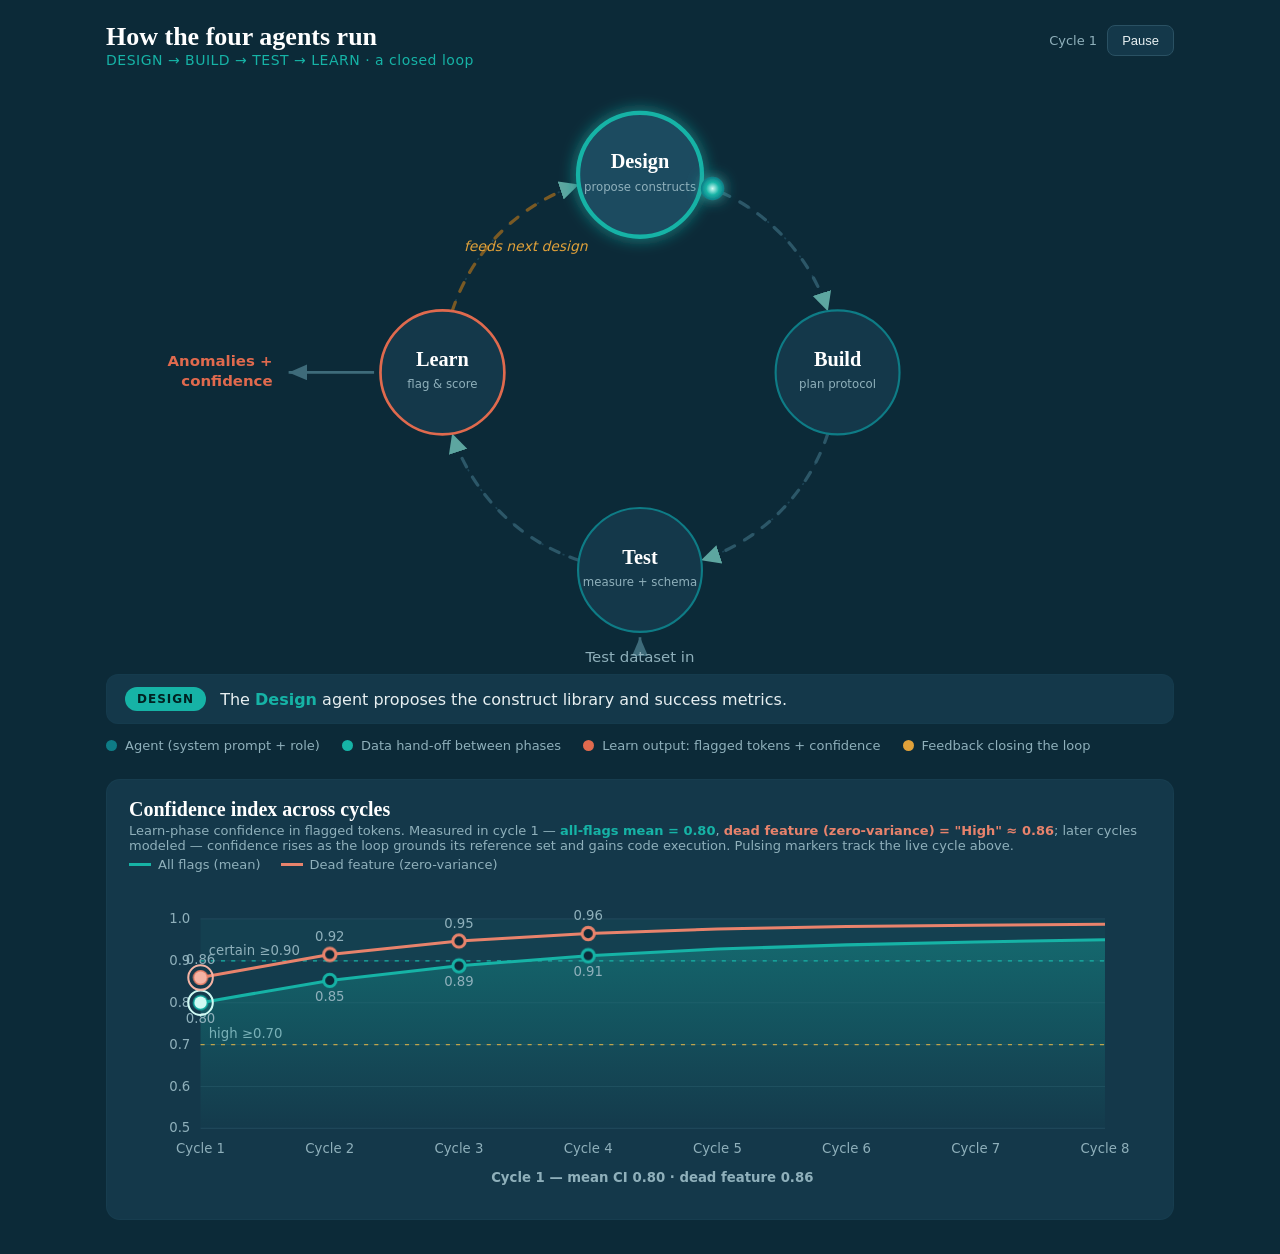
<file: results/schematic/dbtl_flow.html>
<!DOCTYPE html>
<html lang="en">
<head>
<meta charset="UTF-8" />
<meta name="viewport" content="width=device-width, initial-scale=1.0" />
<title>DBTL Multi-Agent Flow</title>
<style>
  :root{
    --bg:#0C2A38; --panel:#14384A; --teal:#0E7C86; --mint:#16B3A6;
    --ink:#E7EFF1; --muted:#8FB0BB; --flag:#E06A4E; --amber:#E0A13A;
  }
  *{box-sizing:border-box;}
  html,body{margin:0;background:var(--bg);color:var(--ink);
    font-family:system-ui,-apple-system,"Segoe UI",Roboto,sans-serif;}
  .wrap{max-width:1120px;margin:0 auto;padding:22px 26px 34px;}
  header{display:flex;align-items:baseline;justify-content:space-between;flex-wrap:wrap;gap:8px;}
  h1{font-family:Cambria,Georgia,serif;font-size:26px;margin:0;color:#fff;}
  .sub{color:var(--mint);font-size:14px;letter-spacing:.5px;}
  svg{width:100%;height:auto;display:block;}
  .seg{fill:none;stroke:#2C5768;stroke-width:3;stroke-linecap:round;
    stroke-dasharray:9 11;animation:flow 1.1s linear infinite;}
  @keyframes flow{to{stroke-dashoffset:-40;}}
  .caption-bar{display:flex;align-items:center;gap:14px;margin-top:8px;
    background:var(--panel);border:1px solid #24506322;border-radius:12px;padding:12px 18px;}
  .pill{font-size:12px;font-weight:700;letter-spacing:1px;text-transform:uppercase;
    color:#022;background:var(--mint);border-radius:20px;padding:5px 12px;white-space:nowrap;transition:background .2s;}
  .cap-text{font-size:16px;color:var(--ink);}
  .cap-text b{color:var(--mint);}
  .legend{display:flex;gap:22px;flex-wrap:wrap;margin-top:14px;color:var(--muted);font-size:13px;}
  .legend span{display:inline-flex;align-items:center;gap:8px;}
  .dot{width:11px;height:11px;border-radius:50%;display:inline-block;}
  .controls{display:flex;gap:10px;align-items:center;}
  button{background:var(--panel);color:var(--ink);border:1px solid #2A5163;border-radius:8px;
    padding:7px 14px;font-size:13px;cursor:pointer;}
  button:hover{border-color:var(--mint);}
  .counter{font-size:13px;color:var(--muted);}
  /* chart panel */
  .chartpanel{margin-top:26px;background:var(--panel);border:1px solid #24506333;border-radius:14px;padding:18px 22px 12px;}
  .chartpanel h2{font-family:Cambria,Georgia,serif;font-size:20px;margin:0 0 2px;color:#fff;}
  .chartpanel .note{color:var(--muted);font-size:13px;margin:0 0 4px;}
  .cpt{fill:#8FB0BB;font-size:13px;}
  .cline{fill:none;stroke:#16B3A6;stroke-width:3;}
  .cdot{fill:#0C2A38;stroke:#16B3A6;stroke-width:3;opacity:0;transition:opacity .3s;}
  .grid{stroke:#1F4658;stroke-width:1;}
  .tier{stroke-dasharray:4 6;stroke-width:1.2;}
  @keyframes pulse{0%,100%{r:12;opacity:.9;}50%{r:17;opacity:.35;}}
  .hlpulse{animation:pulse 1.4s ease-in-out infinite;}
  .clegend{display:flex;gap:20px;flex-wrap:wrap;margin:2px 0 6px;font-size:13px;color:var(--muted);}
  .clegend span{display:inline-flex;align-items:center;gap:7px;}
  .swatch{width:22px;height:0;border-top-width:3px;border-top-style:solid;display:inline-block;}
</style>
</head>
<body>
<div class="wrap">
  <header>
    <div>
      <h1>How the four agents run</h1>
      <div class="sub">DESIGN → BUILD → TEST → LEARN · a closed loop</div>
    </div>
    <div class="controls">
      <span class="counter" id="counter">Cycle 1</span>
      <button id="toggle">Pause</button>
    </div>
  </header>

  <svg id="svg" viewBox="0 0 1000 560" role="img" aria-label="DBTL agent flow diagram">
    <defs>
      <marker id="arrowG" markerWidth="9" markerHeight="9" refX="6" refY="3" orient="auto" markerUnits="strokeWidth">
        <path d="M0,0 L6,3 L0,6 Z" fill="#5DA6A0"/>
      </marker>
      <marker id="arrowP" markerWidth="10" markerHeight="10" refX="7" refY="3" orient="auto" markerUnits="strokeWidth">
        <path d="M0,0 L7,3 L0,6 Z" fill="#3E6B7A"/>
      </marker>
      <filter id="glow" x="-70%" y="-70%" width="240%" height="240%">
        <feGaussianBlur stdDeviation="7" result="b"/><feMerge><feMergeNode in="b"/><feMergeNode in="SourceGraphic"/></feMerge>
      </filter>
      <radialGradient id="pktgrad" cx="50%" cy="50%" r="50%">
        <stop offset="0%" stop-color="#CFFAF3"/><stop offset="55%" stop-color="#16B3A6"/><stop offset="100%" stop-color="#0E7C86"/>
      </radialGradient>
      <linearGradient id="areagrad" x1="0" y1="0" x2="0" y2="1">
        <stop offset="0%" stop-color="#16B3A6" stop-opacity="0.34"/>
        <stop offset="100%" stop-color="#16B3A6" stop-opacity="0.02"/>
      </linearGradient>
    </defs>

    <circle cx="500" cy="285" r="185" fill="none" stroke="#1C4456" stroke-width="1.5" stroke-dasharray="2 9"/>

    <path class="seg" marker-end="url(#arrowG)" d="M 557.2 109.1 A 185 185 0 0 1 675.9 227.8"/>
    <path class="seg" marker-end="url(#arrowG)" d="M 675.9 342.2 A 185 185 0 0 1 557.2 460.9"/>
    <path class="seg" marker-end="url(#arrowG)" d="M 442.8 460.9 A 185 185 0 0 1 324.1 342.2"/>
    <path class="seg" marker-end="url(#arrowG)" style="stroke:#7A5A24" d="M 324.1 227.8 A 185 185 0 0 1 442.8 109.1"/>

    <path id="track" d="M500,100 A185,185 0 1 1 499.99,100" fill="none" stroke="none"/>

    <path d="M500 540 L500 533" stroke="#3E6B7A" stroke-width="2.5" marker-end="url(#arrowP)" fill="none"/>
    <text x="500" y="556" text-anchor="middle" fill="#8FB0BB" font-size="14">Test dataset in</text>

    <path d="M251 285 L171 285" stroke="#3E6B7A" stroke-width="2.5" marker-end="url(#arrowP)" fill="none"/>
    <text x="156" y="279" text-anchor="end" fill="#E06A4E" font-size="14" font-weight="700">Anomalies +</text>
    <text x="156" y="298" text-anchor="end" fill="#E06A4E" font-size="14" font-weight="700">confidence</text>

    <text x="393" y="171" text-anchor="middle" fill="#E0A13A" font-size="13" font-style="italic">feeds next design</text>

    <g id="nDesign"><circle cx="500" cy="100" r="58" fill="#14384A" stroke="#0E7C86" stroke-width="2"/>
      <text x="500" y="94" text-anchor="middle" fill="#fff" font-size="19" font-family="Cambria,serif" font-weight="700">Design</text>
      <text x="500" y="115" text-anchor="middle" fill="#8FB0BB" font-size="11">propose constructs</text></g>
    <g id="nBuild"><circle cx="685" cy="285" r="58" fill="#14384A" stroke="#0E7C86" stroke-width="2"/>
      <text x="685" y="279" text-anchor="middle" fill="#fff" font-size="19" font-family="Cambria,serif" font-weight="700">Build</text>
      <text x="685" y="300" text-anchor="middle" fill="#8FB0BB" font-size="11">plan protocol</text></g>
    <g id="nTest"><circle cx="500" cy="470" r="58" fill="#14384A" stroke="#0E7C86" stroke-width="2"/>
      <text x="500" y="464" text-anchor="middle" fill="#fff" font-size="19" font-family="Cambria,serif" font-weight="700">Test</text>
      <text x="500" y="485" text-anchor="middle" fill="#8FB0BB" font-size="11">measure + schema</text></g>
    <g id="nLearn"><circle cx="315" cy="285" r="58" fill="#14384A" stroke="#E06A4E" stroke-width="2.5"/>
      <text x="315" y="279" text-anchor="middle" fill="#fff" font-size="19" font-family="Cambria,serif" font-weight="700">Learn</text>
      <text x="315" y="300" text-anchor="middle" fill="#8FB0BB" font-size="11">flag &amp; score</text></g>

    <circle id="packet" r="11" fill="url(#pktgrad)" filter="url(#glow)"/>
  </svg>

  <div class="caption-bar">
    <span class="pill" id="pill">Design</span>
    <span class="cap-text" id="cap">The Design agent proposes the construct library…</span>
  </div>

  <div class="legend">
    <span><span class="dot" style="background:#0E7C86"></span> Agent (system prompt + role)</span>
    <span><span class="dot" style="background:#16B3A6"></span> Data hand-off between phases</span>
    <span><span class="dot" style="background:#E06A4E"></span> Learn output: flagged tokens + confidence</span>
    <span><span class="dot" style="background:#E0A13A"></span> Feedback closing the loop</span>
  </div>

  <!-- ============ Confidence index vs cycle ============ -->
  <div class="chartpanel">
    <h2>Confidence index across cycles</h2>
    <p class="note">Learn-phase confidence in flagged tokens. Measured in cycle 1 — <b style="color:#16B3A6">all-flags mean = 0.80</b>, <b style="color:#E8836C">dead feature (zero-variance) = "High" ≈ 0.86</b>; later cycles modeled — confidence rises as the loop grounds its reference set and gains code execution. Pulsing markers track the live cycle above.</p>
    <div class="clegend">
      <span><span class="swatch" style="border-top-color:#16B3A6"></span> All flags (mean)</span>
      <span><span class="swatch" style="border-top-color:#E8836C"></span> Dead feature (zero-variance)</span>
    </div>
    <svg id="chart" viewBox="0 0 1000 322" role="img" aria-label="Confidence index versus cycle"></svg>
  </div>
</div>

<script>
/* ---------- shared cycle state ---------- */
const track=document.getElementById('track');
const packet=document.getElementById('packet');
const LEN=track.getTotalLength();
const nodes={Design:{el:nDesign,ang:-90},Build:{el:nBuild,ang:0},Test:{el:nTest,ang:90},Learn:{el:nLearn,ang:180}};
const pill=document.getElementById('pill'),cap=document.getElementById('cap'),counter=document.getElementById('counter');
const CAPS={Design:'The <b>Design</b> agent proposes the construct library and success metrics.',
  Build:'<b>Build:</b> turns the design spec into a codon-optimization plan with sample IDs.',
  Test:'<b>Test:</b> defines the assay and the dataset schema handed to Learn.',
  Learn:'<b>Learn:</b> flags undefined & anomalous tokens (duplicates, dead features) with a confidence index.'};
const SEGCAP={DB:'<b>Design → Build:</b> the design spec passes forward.',
  BT:'<b>Build → Test:</b> the build plan becomes an assay.',
  TL:'<b>Test → Learn:</b> the dataset is handed off for analysis.',
  LD:'<b>Learn → Design:</b> scored findings + fixes seed the next cycle.'};
let ang=-90,running=true,last=null,cycle=1,dwellUntil=0,atNode=false;

function setActive(name){for(const k in nodes){const c=nodes[k].el.querySelector('circle'),on=(k===name);
  if(on){c.setAttribute('filter','url(#glow)');c.setAttribute('stroke',k==='Learn'?'#E06A4E':'#16B3A6');c.setAttribute('stroke-width','4');c.setAttribute('fill','#1B4B60');}
  else{c.removeAttribute('filter');c.setAttribute('stroke',k==='Learn'?'#E06A4E':'#0E7C86');c.setAttribute('stroke-width',k==='Learn'?'2.5':'2');c.setAttribute('fill','#14384A');}}}
function nearestNode(a){let b=null,bd=999;for(const k in nodes){let d=Math.abs(((a-nodes[k].ang+540)%360)-180);if(d<bd){bd=d;b=k;}}return [b,bd];}
function segKey(a){let m=((a+90)%360+360)%360;return m<90?'DB':m<180?'BT':m<270?'TL':'LD';}
function setPill(t,bg,fg){pill.textContent=t;pill.style.background=bg;pill.style.color=fg;}

/* ---------- confidence-index chart (two series) ---------- */
const N=8;
const CI  =[]; for(let c=1;c<=N;c++) CI.push(+(0.96-0.16*Math.exp(-0.4*(c-1))).toFixed(3));    // all flags (mean): 0.80 -> ~0.95
const DEAD=[]; for(let c=1;c<=N;c++) DEAD.push(+(0.99-0.13*Math.exp(-0.55*(c-1))).toFixed(3)); // dead feature: 0.86 -> ~0.99
const chart=document.getElementById('chart');
const CX0=70,CX1=955,CY0=40,CY1=245, YMIN=0.5,YMAX=1.0;
const xFor=c=>CX0+(c-1)/(N-1)*(CX1-CX0);
const yFor=v=>CY1-(v-YMIN)/(YMAX-YMIN)*(CY1-CY0);
const NS='http://www.w3.org/2000/svg';
function mk(t,a){const e=document.createElementNS(NS,t);for(const k in a)e.setAttribute(k,a[k]);return e;}
const MINT='#16B3A6', RED='#E8836C';

// tier shading
chart.appendChild(mk('rect',{x:CX0,y:yFor(1.0),width:CX1-CX0,height:yFor(0.9)-yFor(1.0),fill:'#16B3A6','fill-opacity':0.06}));
chart.appendChild(mk('rect',{x:CX0,y:yFor(0.9),width:CX1-CX0,height:yFor(0.7)-yFor(0.9),fill:'#16B3A6','fill-opacity':0.03}));
// gridlines + y labels
[0.5,0.6,0.7,0.8,0.9,1.0].forEach(v=>{const y=yFor(v);
  chart.appendChild(mk('line',{x1:CX0,y1:y,x2:CX1,y2:y,class:'grid'}));
  const t=mk('text',{x:CX0-10,y:y+4,'text-anchor':'end',class:'cpt'});t.textContent=v.toFixed(1);chart.appendChild(t);});
// tier reference lines
[[0.90,'#16B3A6','certain ≥0.90'],[0.70,'#E0A13A','high ≥0.70']].forEach(([v,col,lab])=>{
  chart.appendChild(mk('line',{x1:CX0,y1:yFor(v),x2:CX1,y2:yFor(v),stroke:col,class:'tier'}));
  const t=mk('text',{x:CX0+8,y:yFor(v)-6,'text-anchor':'start',class:'cpt',fill:col});t.textContent=lab;chart.appendChild(t);});
// x labels
for(let c=1;c<=N;c++){const t=mk('text',{x:xFor(c),y:CY1+24,'text-anchor':'middle',class:'cpt'});t.textContent='Cycle '+c;chart.appendChild(t);}

function drawSeries(data,color,area,lblDy){
  if(area){const ap=data.map((v,i)=>`${xFor(i+1)},${yFor(v)}`).join(' ');
    chart.appendChild(mk('polygon',{points:`${CX0},${CY1} ${ap} ${CX1},${CY1}`,fill:'url(#areagrad)'}));}
  const ln=mk('polyline',{points:data.map((v,i)=>`${xFor(i+1)},${yFor(v)}`).join(' '),fill:'none',stroke:color,'stroke-width':3});
  chart.appendChild(ln);
  const L=ln.getTotalLength();ln.style.strokeDasharray=L;ln.style.strokeDashoffset=L;
  ln.animate([{strokeDashoffset:L},{strokeDashoffset:0}],{duration:2200,easing:'ease-in-out',fill:'forwards'});
  data.forEach((v,i)=>{
    const d=mk('circle',{cx:xFor(i+1),cy:yFor(v),r:6,fill:'#0C2A38',stroke:color,'stroke-width':3,opacity:0});chart.appendChild(d);
    const lbl=mk('text',{x:xFor(i+1),y:yFor(v)+lblDy,'text-anchor':'middle',class:'cpt',fill:color,opacity:0});
    lbl.textContent=v.toFixed(2);chart.appendChild(lbl);
    setTimeout(()=>{d.animate([{opacity:0},{opacity:1}],{duration:400,fill:'forwards'});lbl.animate([{opacity:0},{opacity:1}],{duration:400,fill:'forwards'});},300+i*(2200/N));
  });
}
drawSeries(CI, MINT, true, 20);     // all-flags mean: area + labels below
drawSeries(DEAD, RED, false, -13);  // dead feature: labels above

// current-cycle highlight markers (one per series)
function hl(ring,dotc){const r=mk('circle',{cx:xFor(1),cy:yFor(CI[0]),r:12,fill:'none',stroke:ring,'stroke-width':2,class:'hlpulse'});
  const d=mk('circle',{cx:xFor(1),cy:yFor(CI[0]),r:6,fill:dotc});chart.appendChild(r);chart.appendChild(d);return {r,d};}
const hlM=hl('#CFFAF3','#CFFAF3');
const hlD=hl('#F4B3A4','#F4B3A4'); hlD.r.setAttribute('cy',yFor(DEAD[0]));hlD.d.setAttribute('cy',yFor(DEAD[0]));
const hlText=mk('text',{x:512,y:CY1+52,'text-anchor':'middle',class:'cpt',fill:'#fff','font-weight':'700'});
hlText.textContent='Cycle 1 — mean CI '+CI[0].toFixed(2)+' · dead feature '+DEAD[0].toFixed(2);chart.appendChild(hlText);
function moveHighlight(c){const i=((c-1)%N),x=xFor(i+1);
  hlM.r.setAttribute('cx',x);hlM.r.setAttribute('cy',yFor(CI[i]));hlM.d.setAttribute('cx',x);hlM.d.setAttribute('cy',yFor(CI[i]));
  hlD.r.setAttribute('cx',x);hlD.r.setAttribute('cy',yFor(DEAD[i]));hlD.d.setAttribute('cx',x);hlD.d.setAttribute('cy',yFor(DEAD[i]));
  hlText.textContent='Cycle '+(i+1)+' — mean CI '+CI[i].toFixed(2)+' · dead feature '+DEAD[i].toFixed(2);}

/* ---------- main loop ---------- */
function frame(ts){
  if(last===null)last=ts;const dt=(ts-last)/1000;last=ts;
  if(running&&ts>dwellUntil){ang+=34*dt; if(ang>=270){ang-=360;cycle++;counter.textContent='Cycle '+cycle;moveHighlight(cycle);}}
  const norm=(((ang+90)%360+360)%360)/360;const pt=track.getPointAtLength(norm*LEN);
  packet.setAttribute('cx',pt.x);packet.setAttribute('cy',pt.y);
  const [nn,nd]=nearestNode(ang);
  if(nd<6&&!atNode&&running){atNode=true;dwellUntil=ts+850;}
  if(nd>24)atNode=false;
  if(nd<26){setActive(nn);setPill(nn,nn==='Learn'?'#E06A4E':'#16B3A6',nn==='Learn'?'#fff':'#022');cap.innerHTML=CAPS[nn];}
  else{setActive(null);const k=segKey(ang);setPill(k==='LD'?'Feedback':({DB:'Build',BT:'Test',TL:'Learn'})[k],k==='LD'?'#E0A13A':'#16B3A6','#022');cap.innerHTML=SEGCAP[k];}
  requestAnimationFrame(frame);
}
requestAnimationFrame(frame);
document.getElementById('toggle').addEventListener('click',e=>{running=!running;e.target.textContent=running?'Pause':'Play';last=null;});
</script>
</body>
</html>
</file>
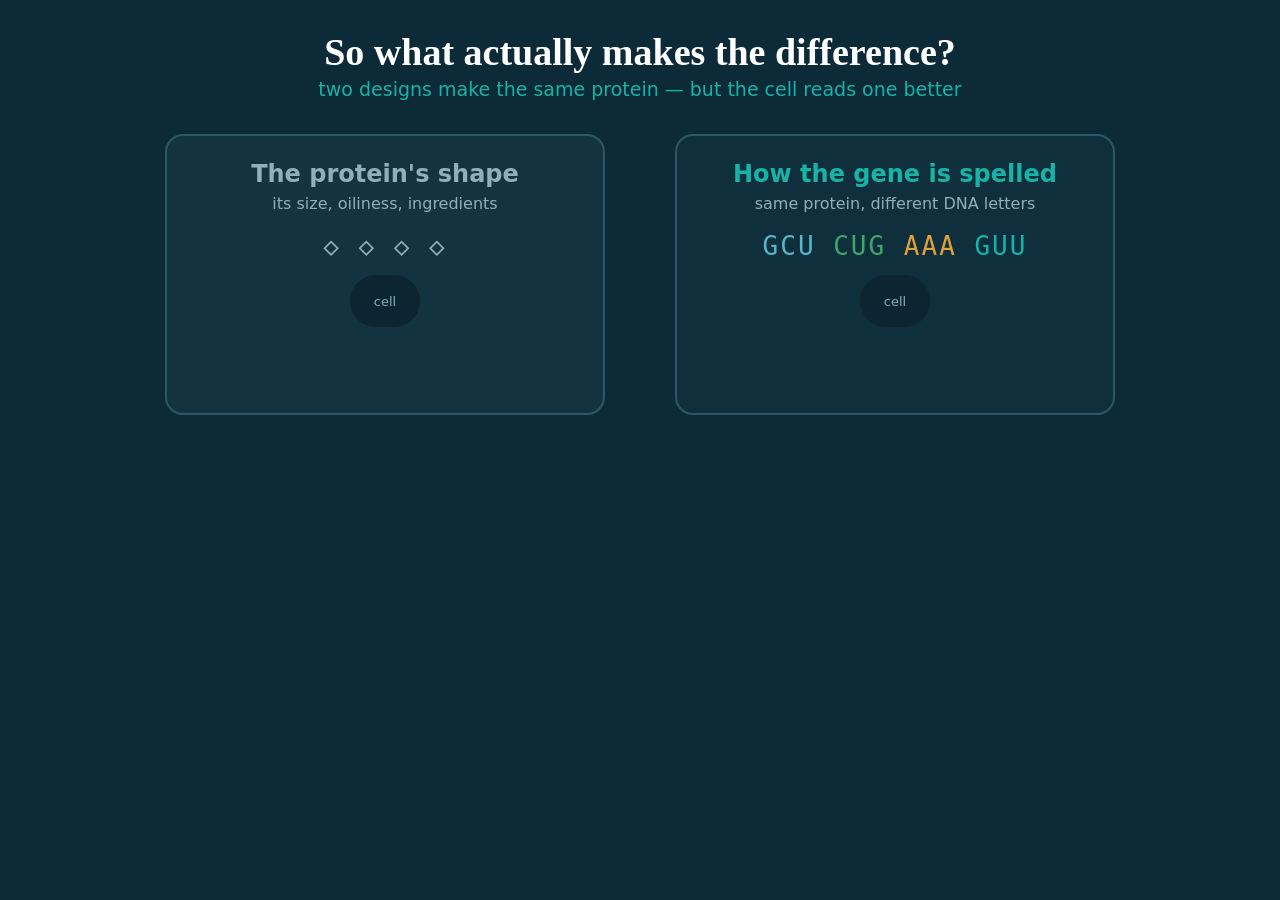
<file: results/schematic/finding.html>
<!DOCTYPE html><html><head><meta charset="UTF-8"><style>
:root{--bg:#0C2A38;--mint:#16B3A6;--ink:#E7EFF1;--muted:#8FB0BB;--flag:#C0492B;--amber:#E0A13A;}
*{box-sizing:border-box;margin:0;}
html,body{width:1280px;height:720px;background:var(--bg);color:var(--ink);
 font-family:system-ui,-apple-system,"Segoe UI",Roboto,sans-serif;overflow:hidden;}
.hd{padding:30px 48px 0;text-align:center;}
h1{font-family:Cambria,Georgia,serif;font-size:38px;color:#fff;}
.sub{color:var(--mint);font-size:19px;margin-top:4px;}
.wrap{display:flex;justify-content:center;gap:70px;margin-top:34px;}
.panel{width:440px;border-radius:18px;padding:24px;text-align:center;transition:all .5s;position:relative;}
.left{background:#12333f;border:2px solid #2C5768;}
.right{background:#0f2f3c;border:2px solid #2C5768;}
.ptitle{font-size:24px;font-weight:700;margin-bottom:6px;}
.pcap{color:var(--muted);font-size:16px;margin-bottom:18px;}
.dna{font-family:'DejaVu Sans Mono',monospace;font-size:26px;letter-spacing:2px;margin:14px 0;}
.cellrow{display:flex;justify-content:center;align-items:center;gap:16px;margin-top:8px;}
.cell{width:70px;height:52px;border-radius:26px;background:#0c2530;display:flex;align-items:center;justify-content:center;font-size:13px;color:#7FB0BE;}
.verdict{font-size:40px;font-weight:800;margin-top:16px;transition:opacity .5s;opacity:0;}
.big{position:absolute;bottom:44px;left:0;width:1280px;text-align:center;font-size:30px;font-weight:700;color:#fff;opacity:0;transition:opacity .6s;}
</style></head><body>
<div class="hd"><h1>So what actually makes the difference?</h1>
<div class="sub">two designs make the same protein — but the cell reads one better</div></div>
<div class="wrap">
  <div class="panel left" id="pL">
    <div class="ptitle" style="color:#8FB0BB">The protein's shape</div>
    <div class="pcap">its size, oiliness, ingredients</div>
    <div class="dna" style="color:#8FB0BB">◇ ◇ ◇ ◇</div>
    <div class="cellrow"><div class="cell" id="cL">cell</div></div>
    <div class="verdict" id="vL" style="color:#C0492B">✗ no clue</div>
  </div>
  <div class="panel right" id="pR">
    <div class="ptitle" style="color:#16B3A6">How the gene is spelled</div>
    <div class="pcap">same protein, different DNA letters</div>
    <div class="dna"><span style="color:#57B6C9">GCU</span> <span style="color:#3FA66A">CUG</span> <span style="color:#E0A13A">AAA</span> <span style="color:#16B3A6">GUU</span></div>
    <div class="cellrow"><div class="cell" id="cR">cell</div></div>
    <div class="verdict" id="vR" style="color:#16B3A6">✓ predicts it</div>
  </div>
</div>
<div class="big" id="big">It's not the shape. It's the spelling.</div>
<script>
const cL=document.getElementById('cL'),cR=document.getElementById('cR');
// left cell stays dim; right cell glows bright
setTimeout(()=>{document.getElementById('vL').style.opacity=1;
  cL.style.background='#153a48';cL.style.color='#4a6b78';cL.textContent='dim';},1400);
setTimeout(()=>{document.getElementById('vR').style.opacity=1;
  cR.style.boxShadow='0 0 34px 8px #16B3A6';cR.style.background='#16B3A6';cR.style.color='#06222b';cR.textContent='bright';
  document.getElementById('pR').style.borderColor='#16B3A6';document.getElementById('pR').style.transform='scale(1.04)';},2100);
setTimeout(()=>{document.getElementById('pL').style.opacity=0.5;},2600);
setTimeout(()=>{document.getElementById('big').style.opacity=1;},3200);
</script></body></html>
</file>
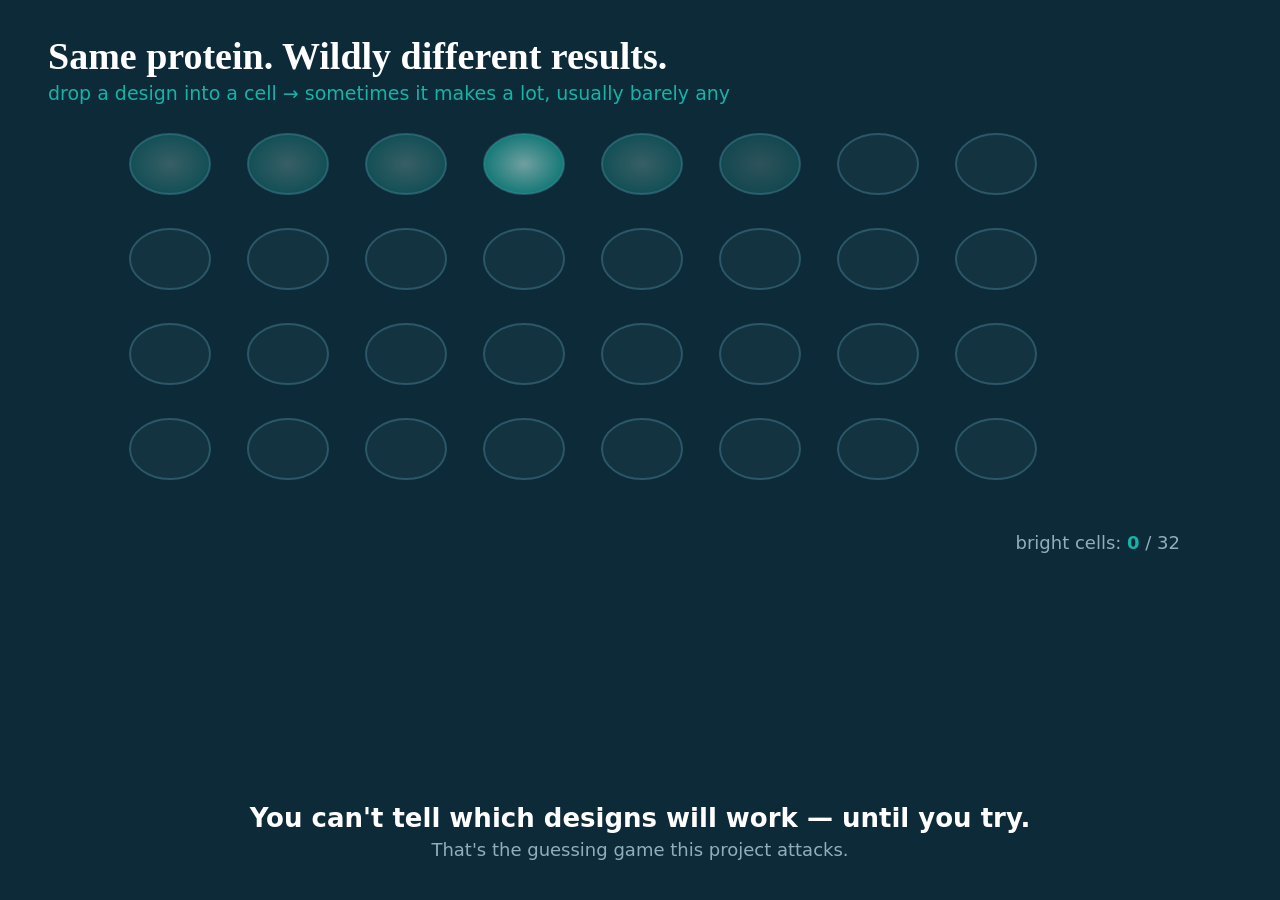
<file: results/schematic/problem.html>
<!DOCTYPE html><html><head><meta charset="UTF-8"><style>
:root{--bg:#0C2A38;--mint:#16B3A6;--ink:#E7EFF1;--muted:#8FB0BB;}
*{box-sizing:border-box;margin:0;}
html,body{width:1280px;height:720px;background:var(--bg);color:var(--ink);
 font-family:system-ui,-apple-system,"Segoe UI",Roboto,sans-serif;overflow:hidden;}
.hd{padding:34px 48px 0;}
h1{font-family:Cambria,Georgia,serif;font-size:38px;color:#fff;}
.sub{color:var(--mint);font-size:19px;margin-top:4px;}
.foot{position:absolute;bottom:40px;left:0;width:1280px;text-align:center;}
.foot .big{font-size:26px;color:#fff;font-weight:700;}
.foot .s{color:var(--muted);font-size:18px;margin-top:6px;}
svg{display:block;}
.tally{fill:var(--muted);font-size:18px;font-family:system-ui;}
.tallyn{fill:#16B3A6;font-weight:700;}
</style></head><body>
<div class="hd"><h1>Same protein. Wildly different results.</h1>
<div class="sub">drop a design into a cell → sometimes it makes a lot, usually barely any</div></div>
<svg id="svg" width="1280" height="470" viewBox="0 0 1280 470"></svg>
<div class="foot"><div class="big">You can't tell which designs will work — until you try.</div>
<div class="s">That's the guessing game this project attacks.</div></div>
<script>
const NS="http://www.w3.org/2000/svg";const svg=document.getElementById('svg');
function mk(t,a){const e=document.createElementNS(NS,t);for(const k in a)e.setAttribute(k,a[k]);return e;}
const defs=mk('defs',{});
const g=mk('radialGradient',{id:'glow'});g.appendChild(mk('stop',{offset:'0%','stop-color':'#BFF7EF'}));g.appendChild(mk('stop',{offset:'100%','stop-color':'#16B3A6'}));
defs.appendChild(g);svg.appendChild(defs);
const cols=8, rows=4, x0=170, y0=60, dx=118, dy=95;
const cells=[];
for(let r=0;r<rows;r++)for(let c=0;c<cols;c++){
  const cx=x0+c*dx, cy=y0+r*dy;
  const cell=mk('ellipse',{cx,cy,rx:40,ry:30,fill:'#12333f',stroke:'#2C5768','stroke-width':2});
  svg.appendChild(cell);
  cells.push({cx,cy,cell,lit:false});
}
let i=0, bright=0;
const tally=mk('text',{x:1180,y:445,'text-anchor':'end',class:'tally'});
tally.appendChild(document.createTextNode('bright cells: '));
const tn=mk('tspan',{class:'tallyn'});tn.textContent='0';tally.appendChild(tn);
const tt=mk('tspan',{});tt.textContent=' / 32';tally.appendChild(tt);
svg.appendChild(tally);
function lightNext(){
  if(i>=cells.length)return;
  const c=cells[i++];
  // weighted: mostly dim, few bright
  const rnd=Math.random(); let level = rnd>0.82?1.0 : rnd>0.62?0.55 : 0.22;
  const glow=mk('ellipse',{cx:c.cx,cy:c.cy,rx:40,ry:30,fill:'url(#glow)','fill-opacity':0});
  svg.insertBefore(glow,tally);
  let o=0;const tgt=level;const iv=setInterval(()=>{o+=0.08;glow.setAttribute('fill-opacity',Math.min(o,tgt));if(o>=tgt)clearInterval(iv);},20);
  if(level>=1.0){bright++;tn.textContent=String(bright);}
  // small DNA tick falling in
}
const timer=setInterval(()=>{lightNext(); if(i>=cells.length)clearInterval(timer);},170);
</script></body></html>
</file>
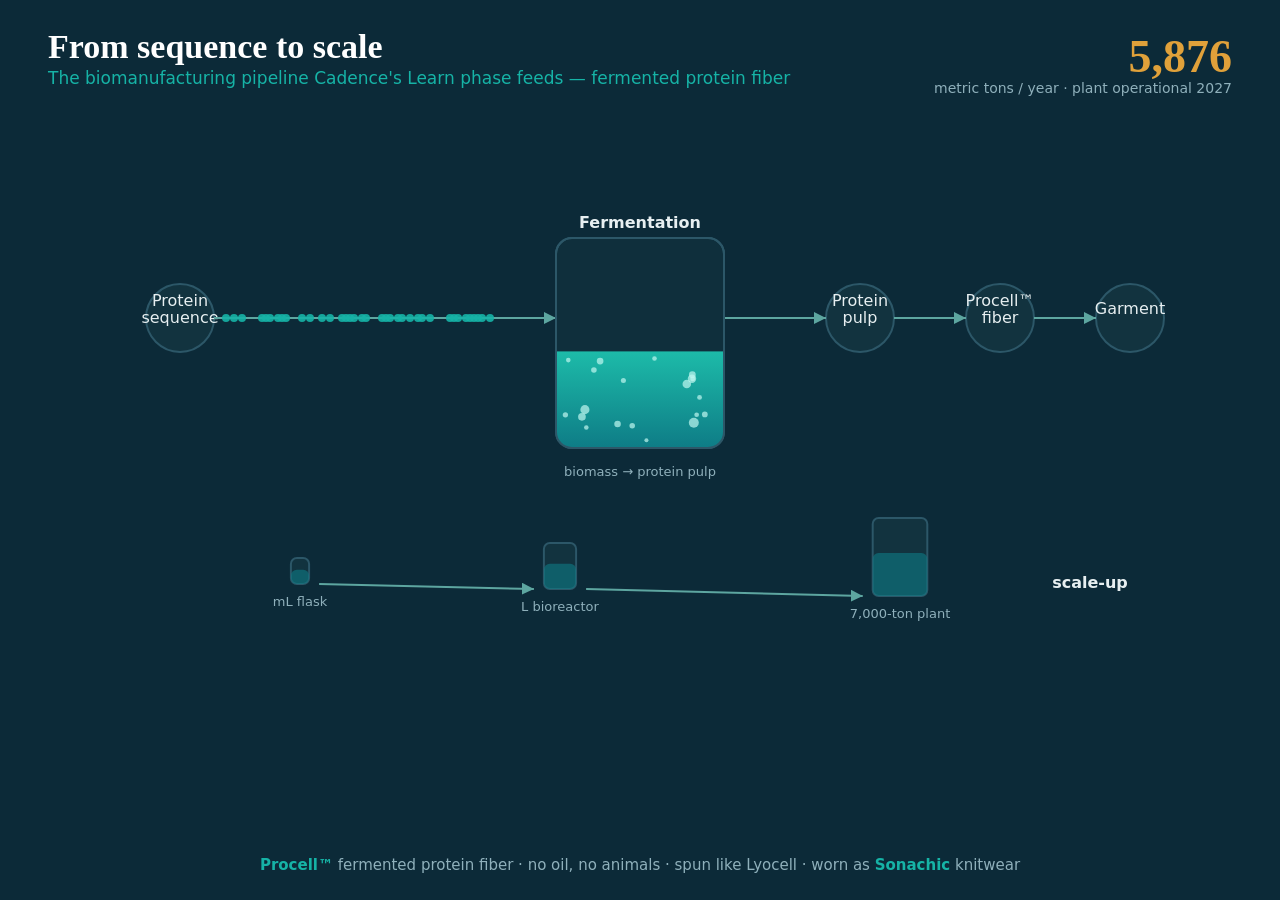
<file: results/schematic/scaleup_pipeline.html>
<!DOCTYPE html><html><head><meta charset="UTF-8"><style>
:root{--bg:#0C2A38;--teal:#0E7C86;--mint:#16B3A6;--ink:#E7EFF1;--muted:#8FB0BB;--amber:#E0A13A;}
*{box-sizing:border-box;margin:0;}
html,body{width:1280px;height:720px;background:var(--bg);color:var(--ink);
 font-family:system-ui,-apple-system,"Segoe UI",Roboto,sans-serif;overflow:hidden;}
.hd{padding:28px 48px 0;}
h1{font-family:Cambria,Georgia,serif;font-size:34px;color:#fff;}
.sub{color:var(--mint);font-size:17px;margin-top:2px;}
.stat{position:absolute;right:48px;top:34px;text-align:right;}
.stat .big{font-family:Cambria,serif;font-size:46px;font-weight:700;color:var(--amber);line-height:1;}
.stat .cap{color:var(--muted);font-size:14px;}
svg{display:block;}
.lab{fill:var(--ink);font-size:16px;font-family:system-ui;text-anchor:middle;}
.small{fill:var(--muted);font-size:13px;font-family:system-ui;text-anchor:middle;}
.foot{position:absolute;bottom:26px;left:0;width:1280px;text-align:center;color:var(--muted);font-size:15px;}
.foot b{color:var(--mint);}
</style></head><body>
<div class="hd"><h1>From sequence to scale</h1>
<div class="sub">The biomanufacturing pipeline Cadence's Learn phase feeds — fermented protein fiber</div></div>
<div class="stat"><div class="big" id="tons">0</div><div class="cap">metric tons / year · plant operational 2027</div></div>
<svg id="svg" width="1280" height="560" viewBox="0 0 1280 560">
  <defs>
    <linearGradient id="broth" x1="0" y1="0" x2="0" y2="1">
      <stop offset="0%" stop-color="#1DBBA9"/><stop offset="100%" stop-color="#0E7C86"/>
    </linearGradient>
    <marker id="fa" markerWidth="9" markerHeight="9" refX="6" refY="3" orient="auto"><path d="M0,0 L6,3 L0,6 Z" fill="#5DA6A0"/></marker>
    <clipPath id="tankclip"><rect x="556" y="150" width="168" height="210" rx="16"/></clipPath>
  </defs>

  <!-- flow line -->
  <line x1="150" y1="230" x2="1130" y2="230" stroke="#22506333" stroke-width="2"/>

  <!-- stage chips -->
  <g id="stages"></g>

  <!-- bioreactor tank (center) -->
  <rect x="556" y="150" width="168" height="210" rx="16" fill="#0f2f3c" stroke="#2C5768" stroke-width="2"/>
  <rect id="liquid" x="556" y="360" width="168" height="0" fill="url(#broth)" clip-path="url(#tankclip)"/>
  <g id="bubbles" clip-path="url(#tankclip)"></g>
  <rect x="556" y="150" width="168" height="210" rx="16" fill="none" stroke="#2C5768" stroke-width="2"/>
  <text x="640" y="140" class="lab" style="font-weight:700">Fermentation</text>
  <text x="640" y="388" class="small">biomass → protein pulp</text>

  <!-- scale ladder -->
  <g id="ladder"></g>
</svg>
<div class="foot"><b>Procell™</b> fermented protein fiber · no oil, no animals · spun like Lyocell · worn as <b>Sonachic</b> knitwear</div>
<script>
const NS="http://www.w3.org/2000/svg";const svg=document.getElementById('svg');
function mk(t,a){const e=document.createElementNS(NS,t);for(const k in a)e.setAttribute(k,a[k]);return e;}
// stage chips
const stages=[["Protein\nsequence",180],["Fermentation",640],["Protein\npulp",860],["Procell™\nfiber",1000],["Garment",1130]];
const sg=document.getElementById('stages');
stages.forEach(([name,x],i)=>{
  if(name!=="Fermentation"){
    sg.appendChild(mk('circle',{cx:x,cy:230,r:34,fill:'#12333f',stroke:'#2C5768','stroke-width':2}));
    name.split("\n").forEach((ln,j)=>{const t=mk('text',{x:x,y:226+j*17-(name.includes("\n")?8:0),class:'lab'});t.setAttribute('font-size','13');t.textContent=ln;sg.appendChild(t);});
  }
});
// arrows between stages
[[214,556],[724,826],[894,966],[1034,1096]].forEach(([x1,x2])=>{
  sg.appendChild(mk('line',{x1:x1,y1:230,x2:x2,y2:230,stroke:'#5DA6A0','stroke-width':2,'marker-end':'url(#fa)'}));
});
// flowing dots along pipeline
const dots=[];
function spawn(){const d=mk('circle',{cx:214,cy:230,r:4,fill:'#16B3A6','fill-opacity':0.9});svg.appendChild(d);dots.push({x:214,el:d});}
// bubbles in tank
const bubbles=[];const bg=document.getElementById('bubbles');
function bub(){const x=560+Math.random()*156;const b=mk('circle',{cx:x,cy:356,r:2+Math.random()*3,fill:'#BFF7EF','fill-opacity':0.7});bg.appendChild(b);bubbles.push({x,y:356,b,v:1+Math.random()*1.5});}
// liquid fill
const liquid=document.getElementById('liquid');let fill=0;
// tons counter
const tons=document.getElementById('tons');const t0=performance.now();
let last=0;
function frame(now){
  // fill tank
  if(fill<200)fill+=1.4;liquid.setAttribute('y',360-fill);liquid.setAttribute('height',fill);
  // bubbles
  if(Math.random()<0.5)bub();
  for(let i=bubbles.length-1;i>=0;i--){const o=bubbles[i];o.y-=o.v;o.b.setAttribute('cy',o.y);if(o.y<360-fill+4){o.b.remove();bubbles.splice(i,1);}}
  // flowing dots
  if(dots.length<40 && Math.random()<0.5)spawn();
  for(let i=dots.length-1;i>=0;i--){const o=dots[i];o.x+=4;o.el.setAttribute('cx',o.x);
    // change color as it passes fiber stage
    if(o.x>900)o.el.setAttribute('fill','#E0A13A');
    if(o.x>1130){o.el.remove();dots.splice(i,1);}}
  // tons count to 7000
  let p=Math.min(1,(now-t0)/2600);const e=1-Math.pow(1-p,3);tons.textContent=Math.floor(e*7000).toLocaleString();
  requestAnimationFrame(frame);
}
requestAnimationFrame(frame);
// scale ladder
const ld=document.getElementById('ladder');
const vessels=[["mL flask",300,470,26],["L bioreactor",560,455,46],["7,000-ton plant",900,430,78]];
vessels.forEach(([name,x,y,h],i)=>{
  const w=h*0.7;
  ld.appendChild(mk('rect',{x:x-w/2,y:y,width:w,height:h,rx:6,fill:'#12333f',stroke:'#2C5768','stroke-width':2}));
  ld.appendChild(mk('rect',{x:x-w/2,y:y+h*0.45,width:w,height:h*0.55,rx:6,fill:'#0E7C86','fill-opacity':0.6}));
  const t=mk('text',{x:x,y:y+h+22,class:'small'});t.textContent=name;ld.appendChild(t);
  if(i<2)ld.appendChild(mk('line',{x1:x+w/2+10,y1:y+h,x2:vessels[i+1][1]-vessels[i+1][3]*0.35-10,y2:vessels[i+1][2]+vessels[i+1][3],stroke:'#5DA6A0','stroke-width':2,'marker-end':'url(#fa)'}));
});
ld.appendChild(mk('text',{x:1090,y:500,class:'lab',style:'font-weight:700'})).textContent="scale-up";
</script></body></html>
</file>
